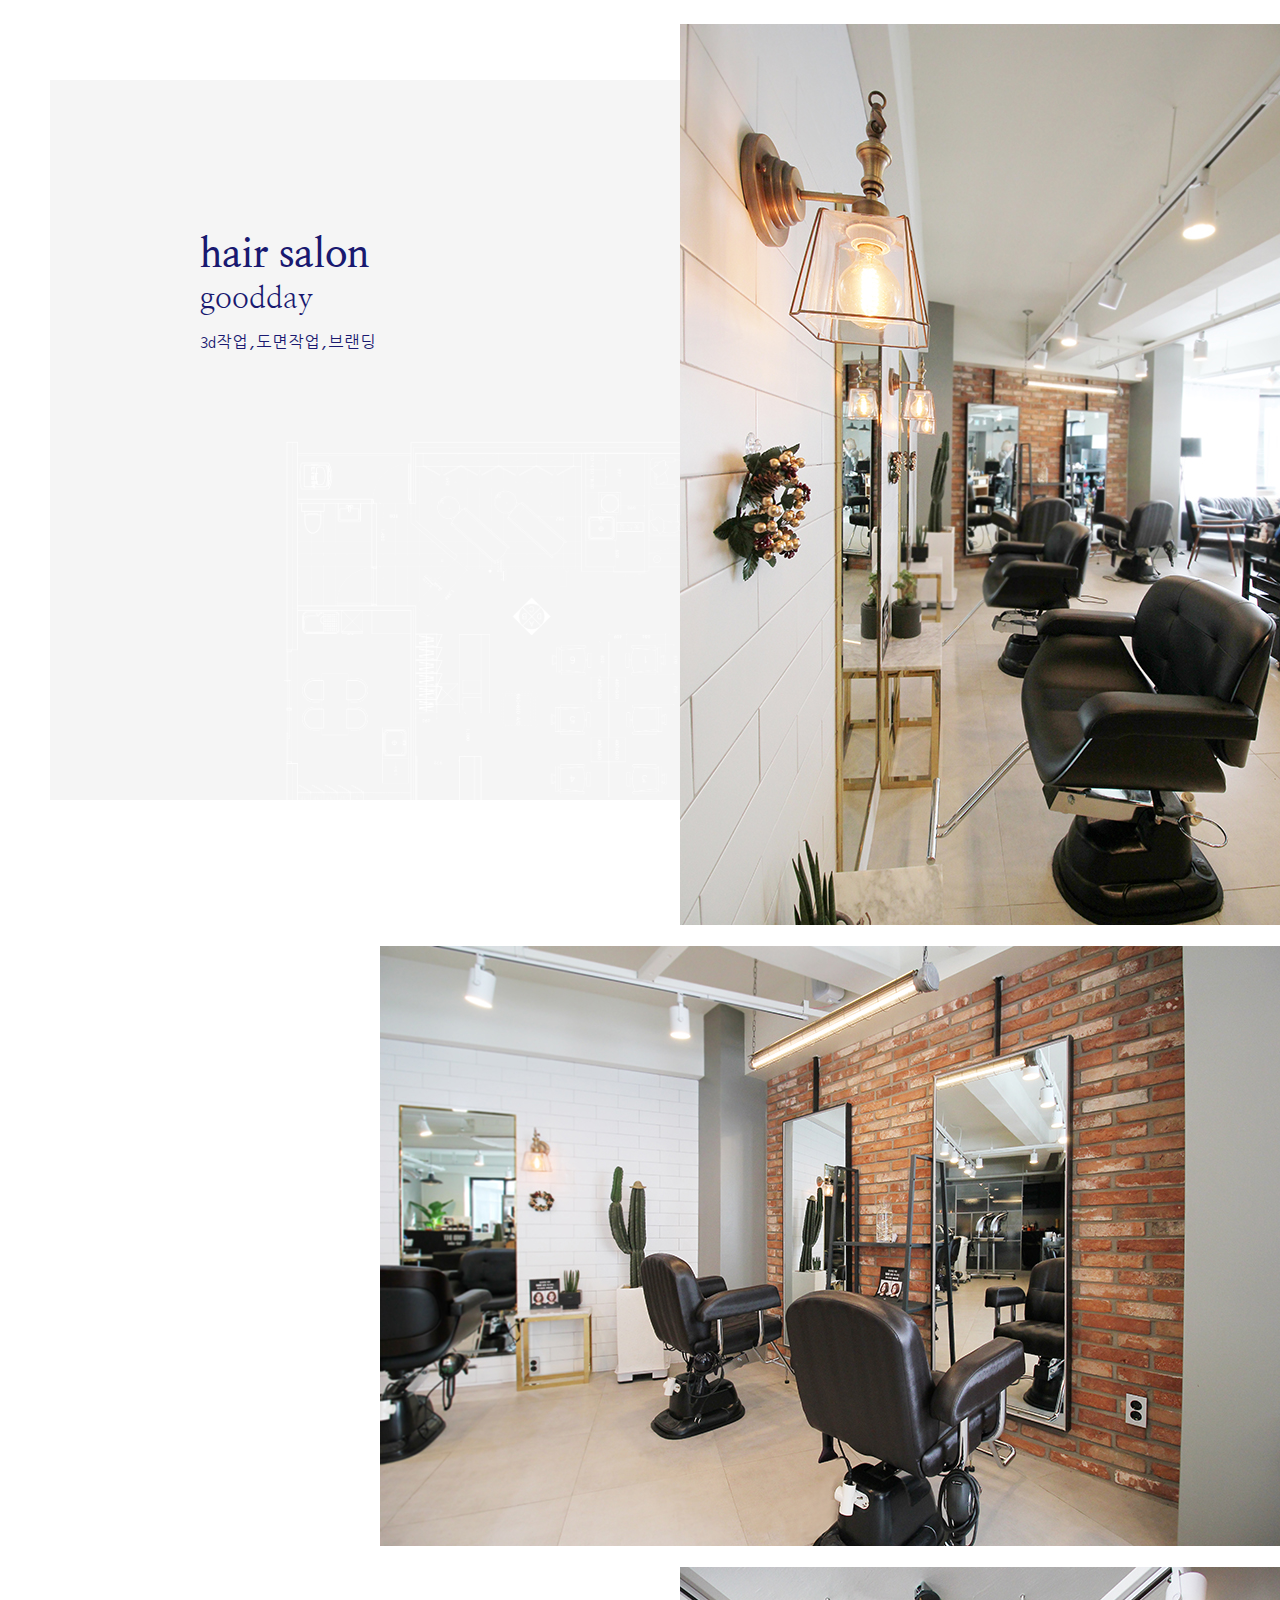
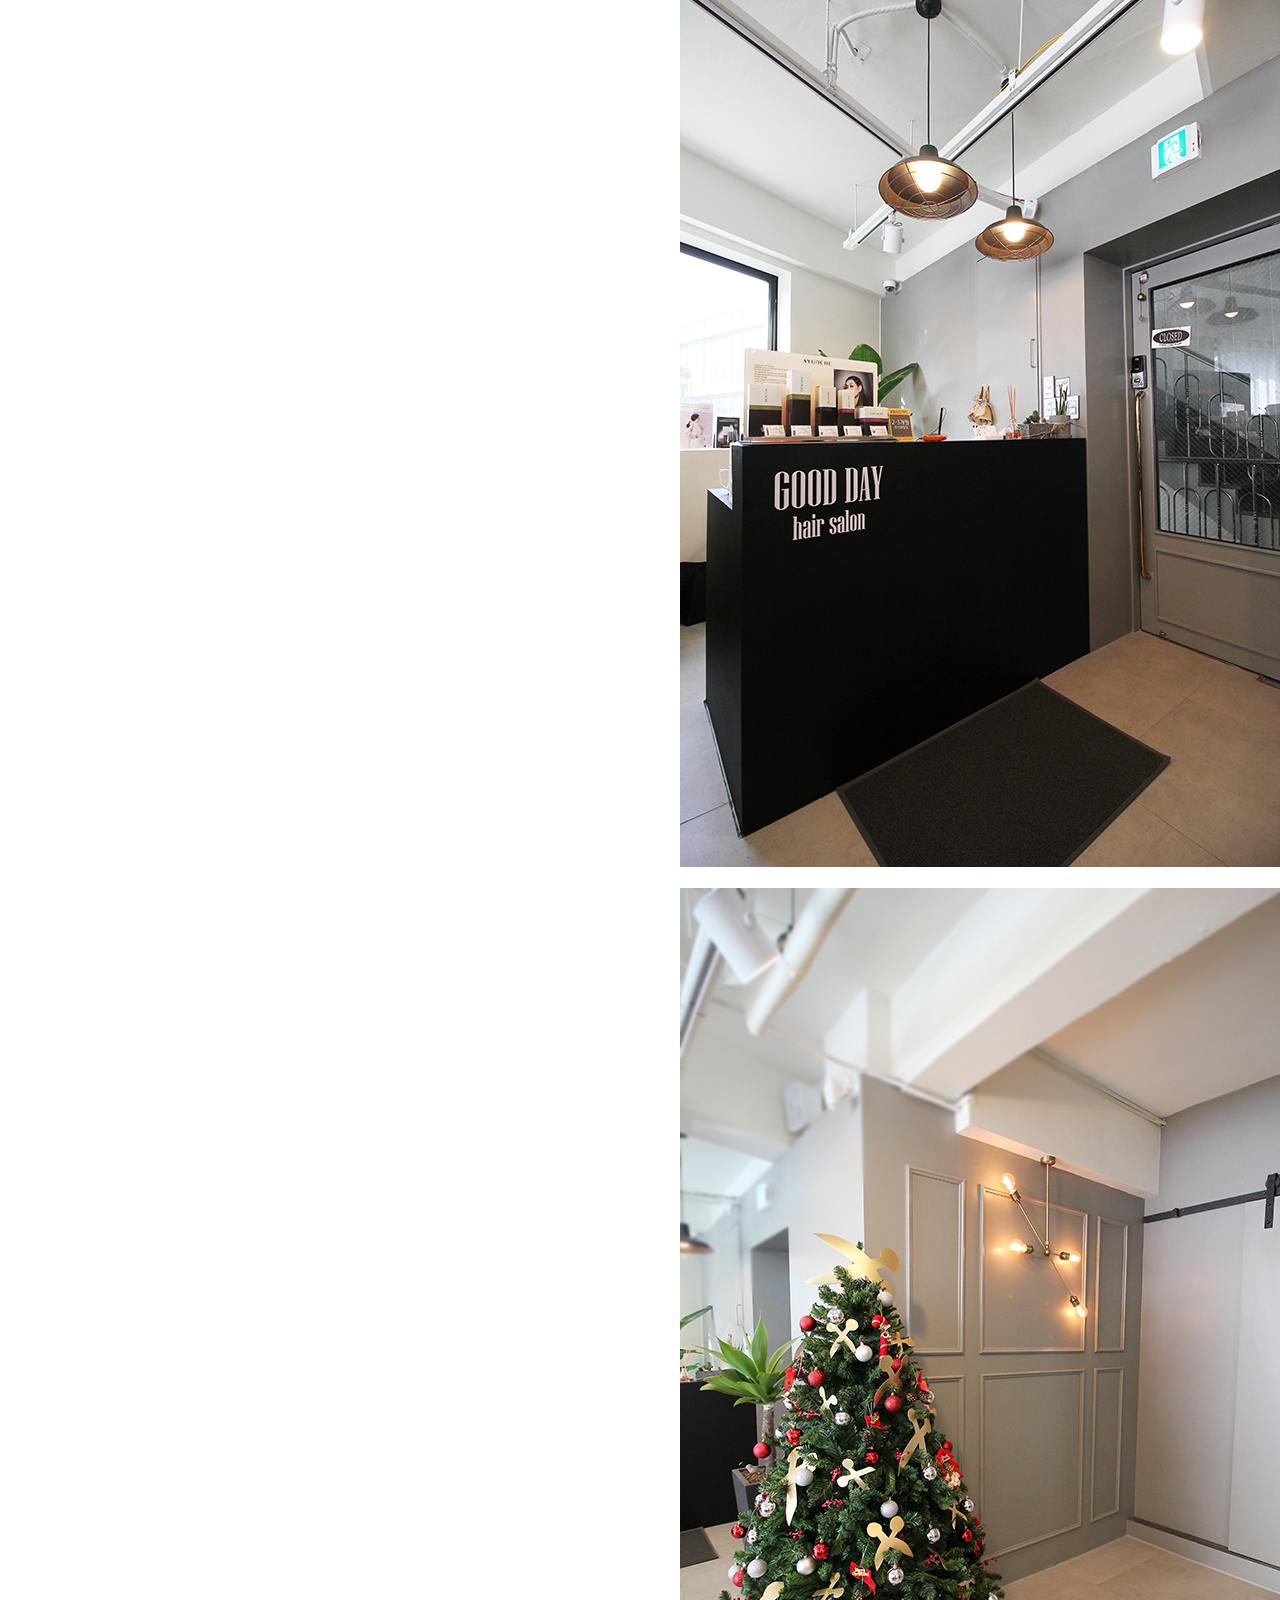
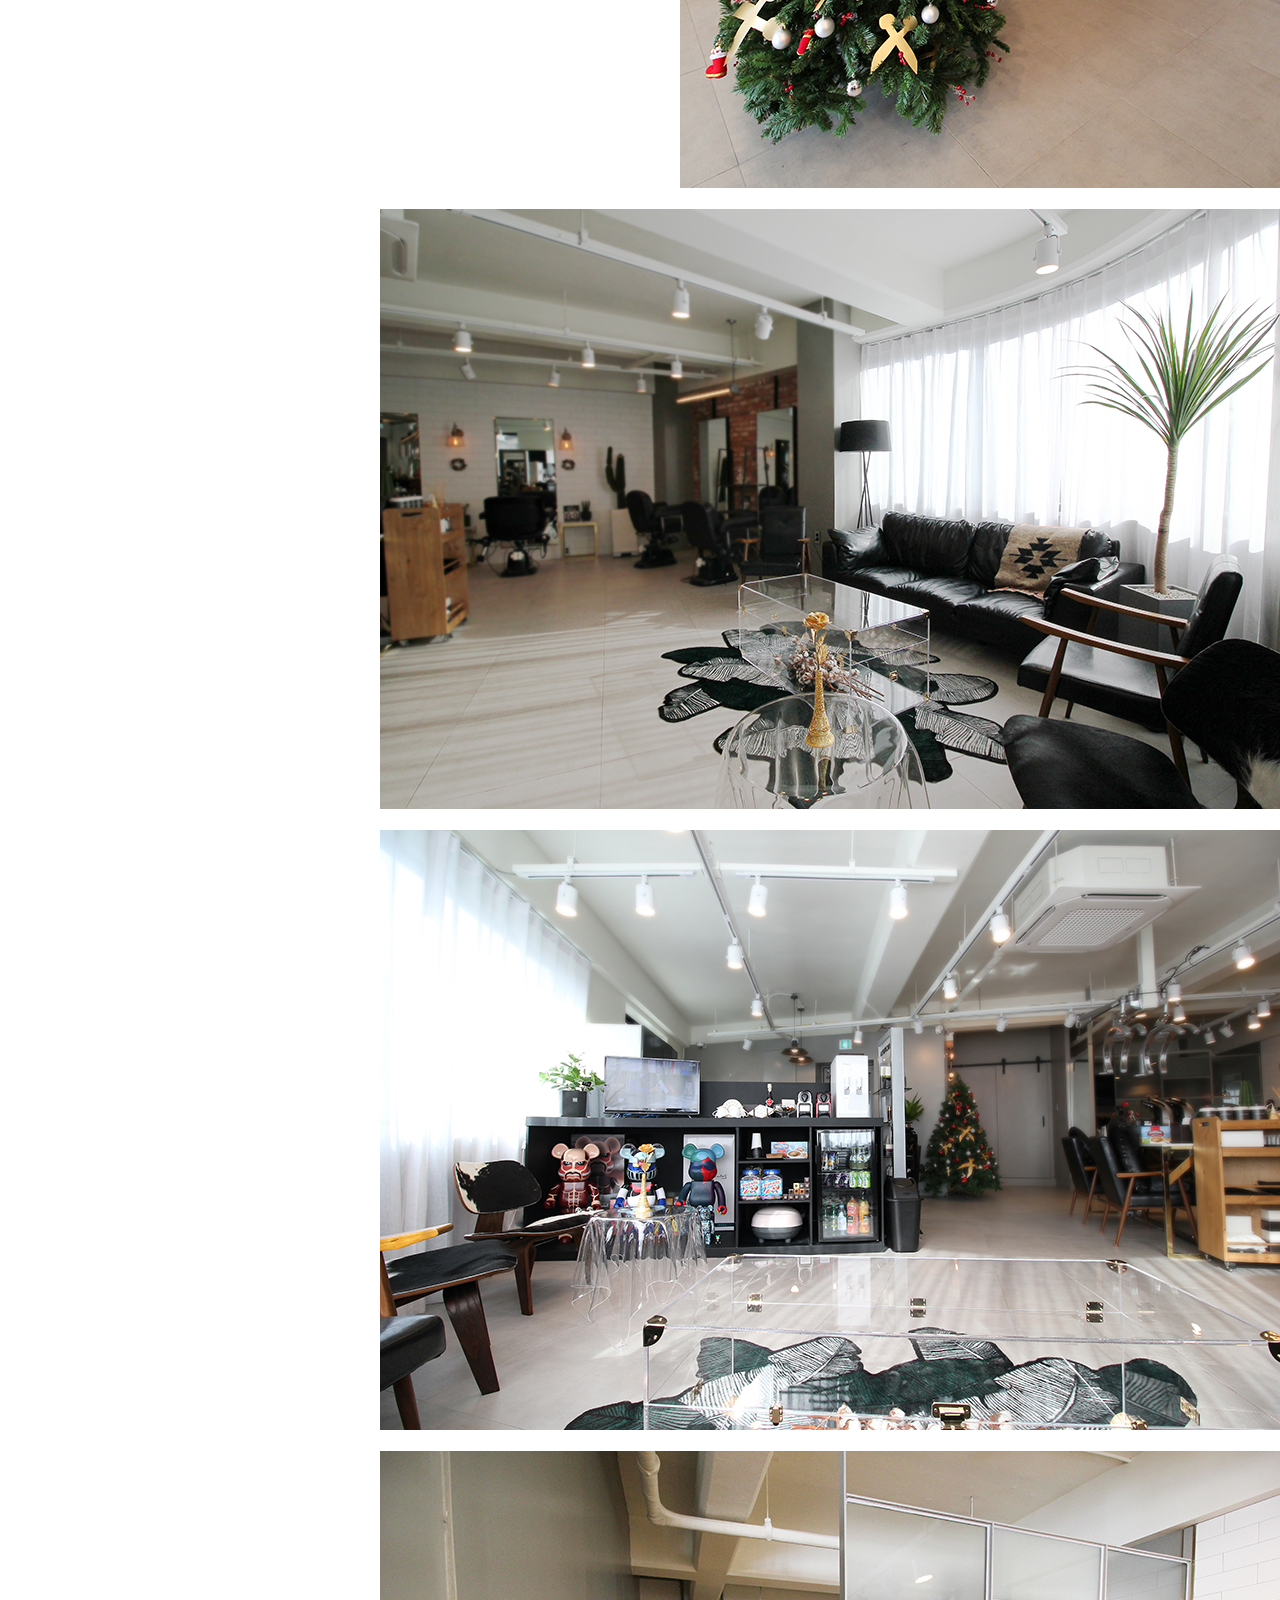
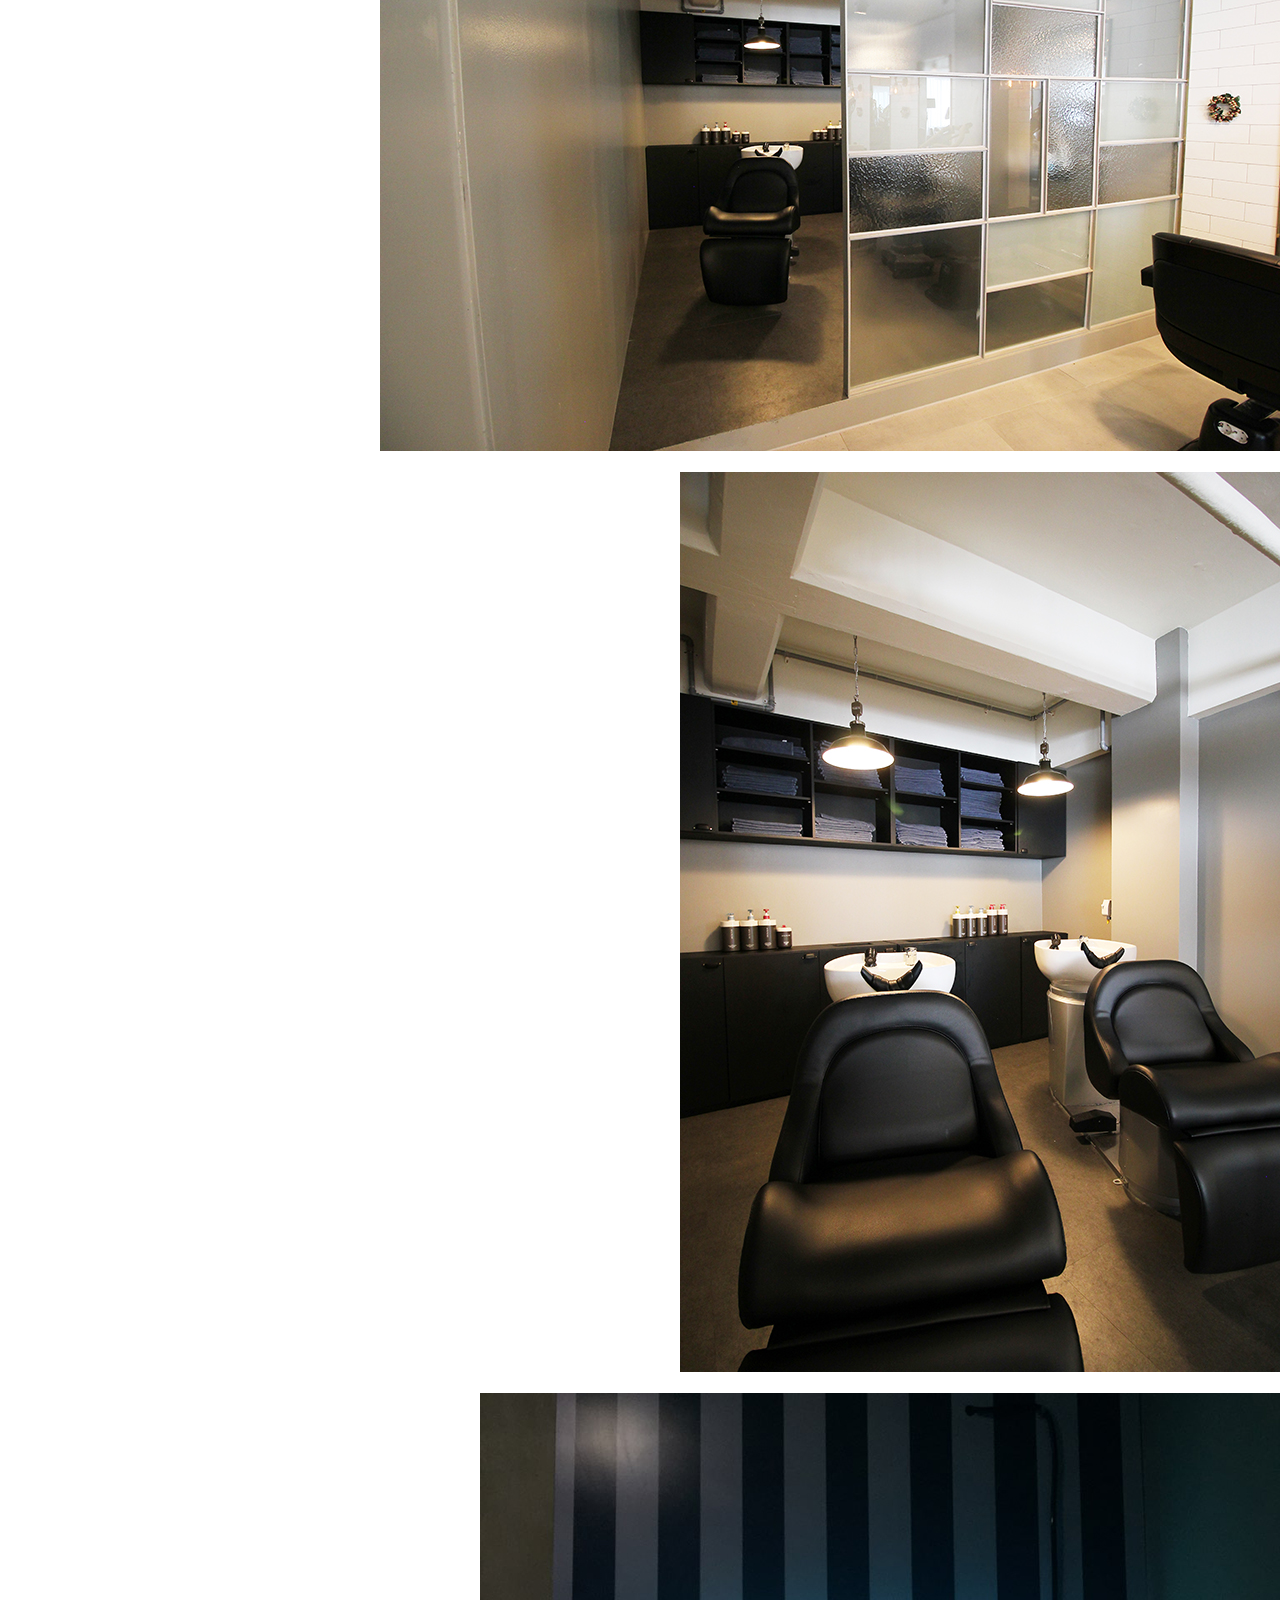
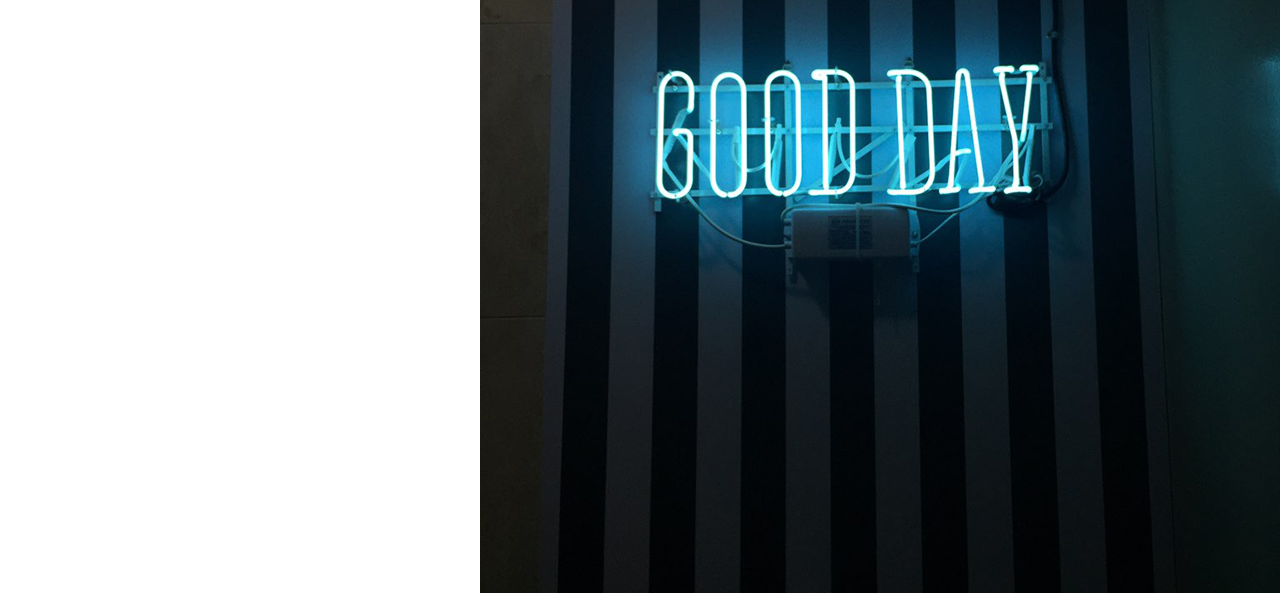
<file: hairsalon2.html>
<!DOCTYPE html>
<html lang="en">

<head>
    <meta charset="UTF-8">
    <title>park koeun/portfolio_hairsalon2</title>
    <link href="https://fonts.googleapis.com/css?family=Nanum+Gothic+Coding|Nanum+Myeongjo&display=swap" rel="stylesheet">
    <link rel="stylesheet" href="css/studio.css">
</head>

<body>
    <aside>
        <h2 class="title">
            hair salon
        </h2>
        <p class="subtitle">
            goodday
        </p>
        <p class="work">3d작업,도면작업,브랜딩</p>
        <p class="cad"><img src="img/hair_cad.png" alt=""></p>
    </aside>
    <div class="right">
         <p><img src="img/hairsalon2_2.jpg" alt=""></p>
        <p><img src="img/hairsalon2_1.jpg" alt=""></p>
      
        <p><img src="img/hairsalon2_3.jpg" alt=""></p>
        <p><img src="img/hairsalon2_4.jpg" alt=""></p>
        <p><img src="img/hairsalon2_5.jpg" alt=""></p>
        <p><img src="img/hairsalon2_6.jpg" alt=""></p>
        <p><img src="img/hairsalon2_7.jpg" alt=""></p>
        <p><img src="img/hairsalon2_8.jpg" alt=""></p>
        <p><img src="img/hairsalon2_9.jpg" alt=""></p>


    </div>
</body>

</html>
</file>
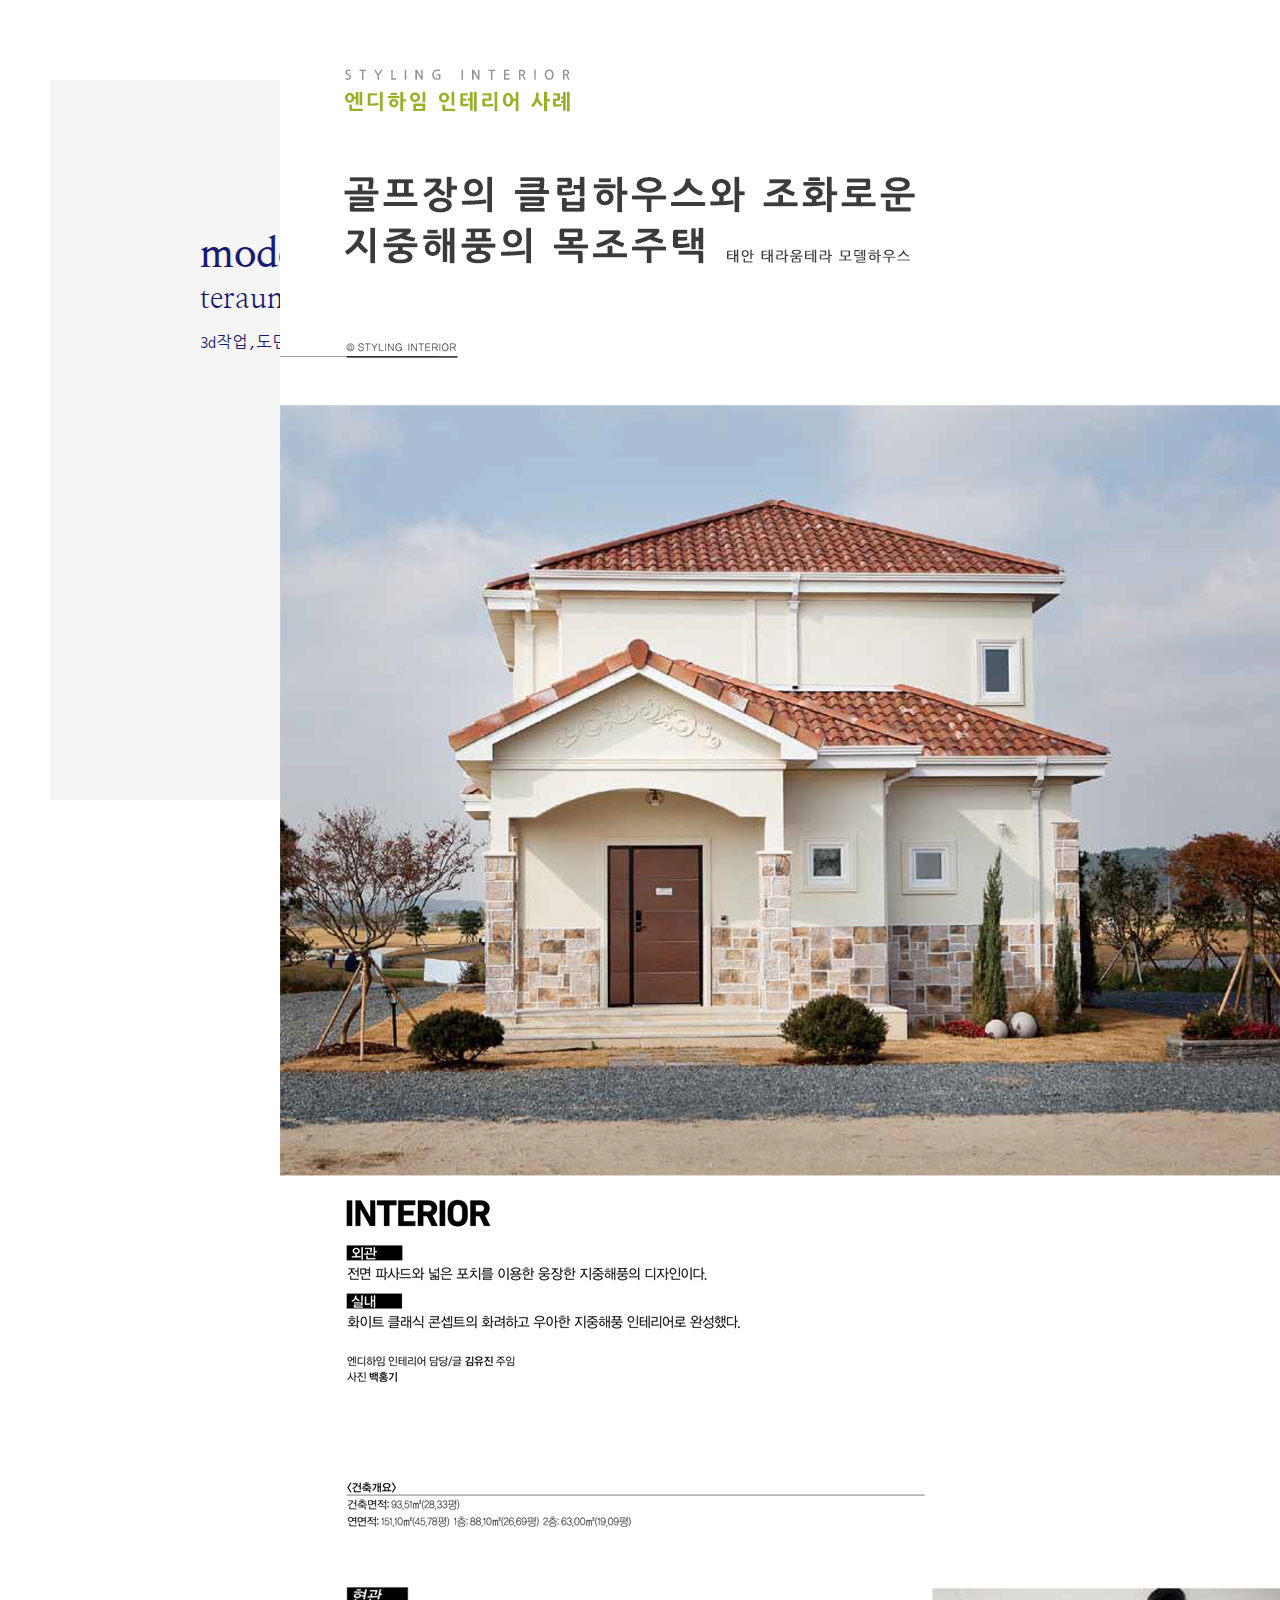
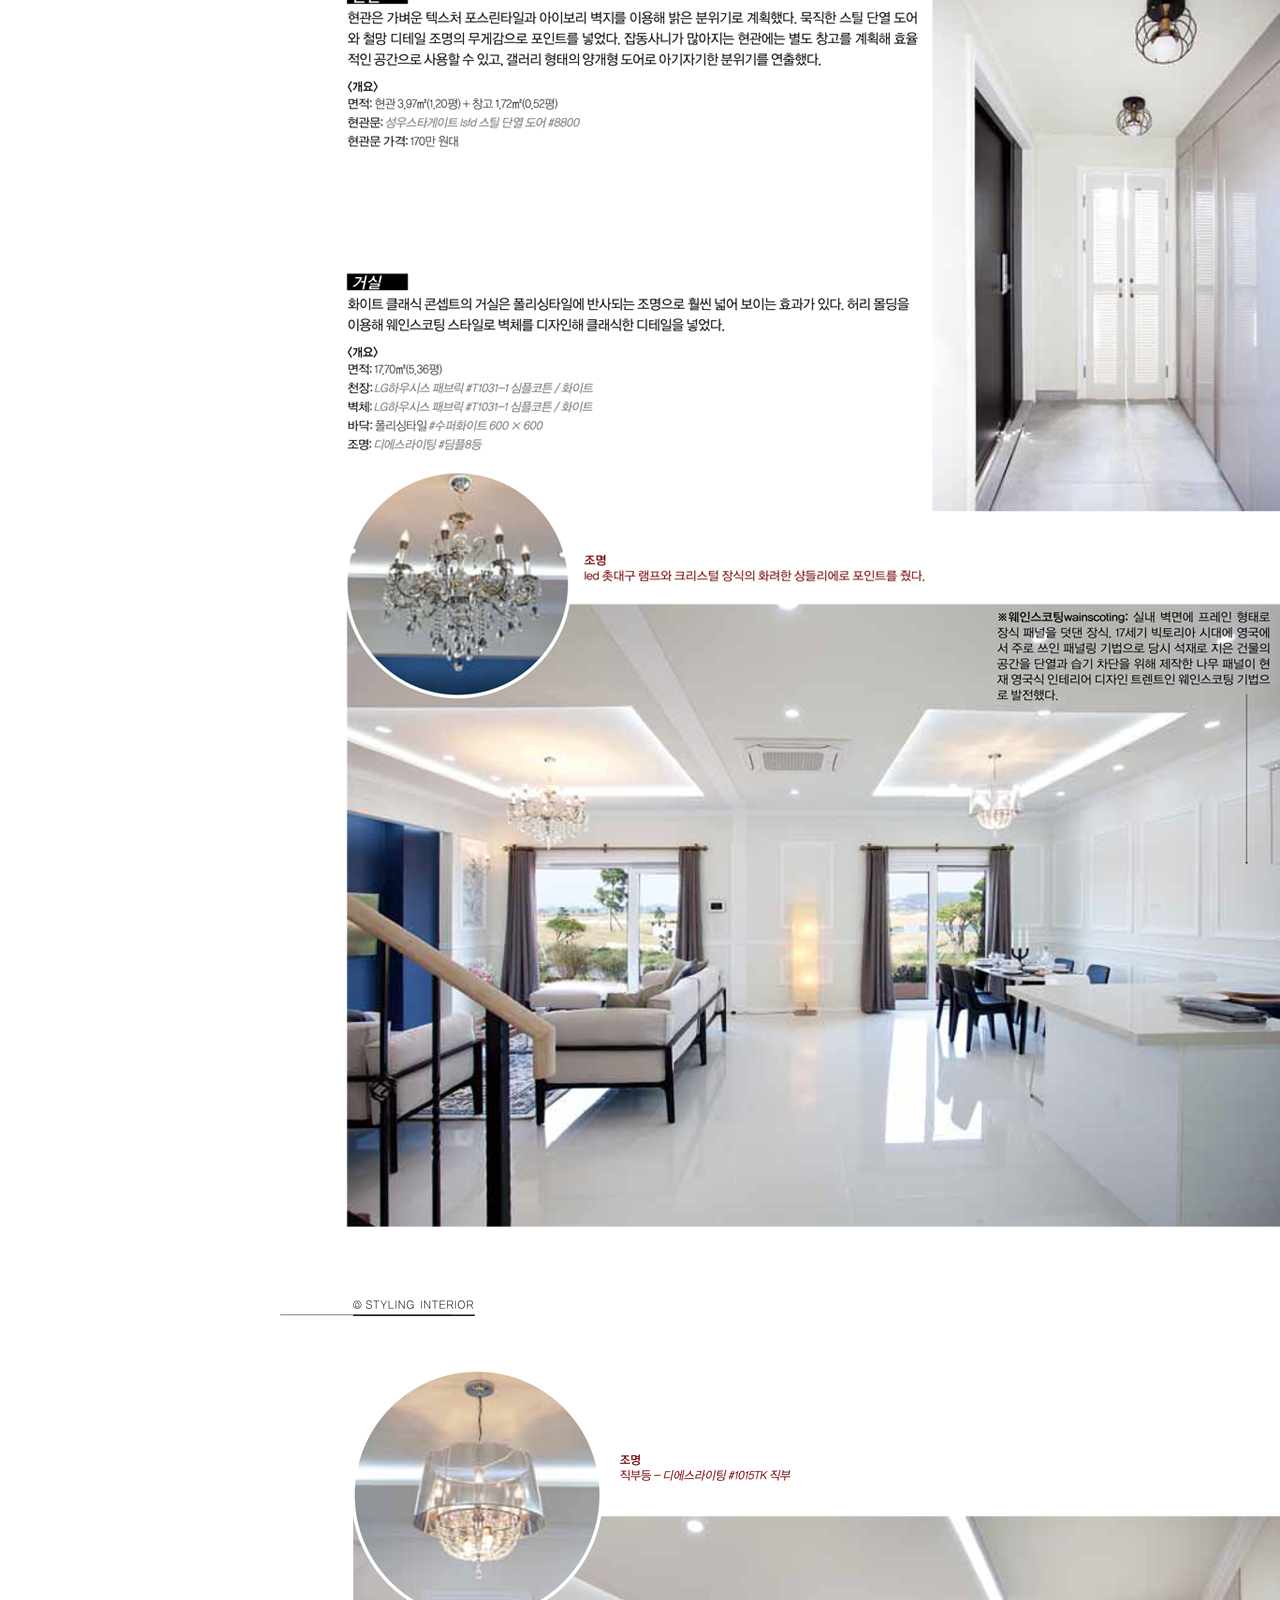
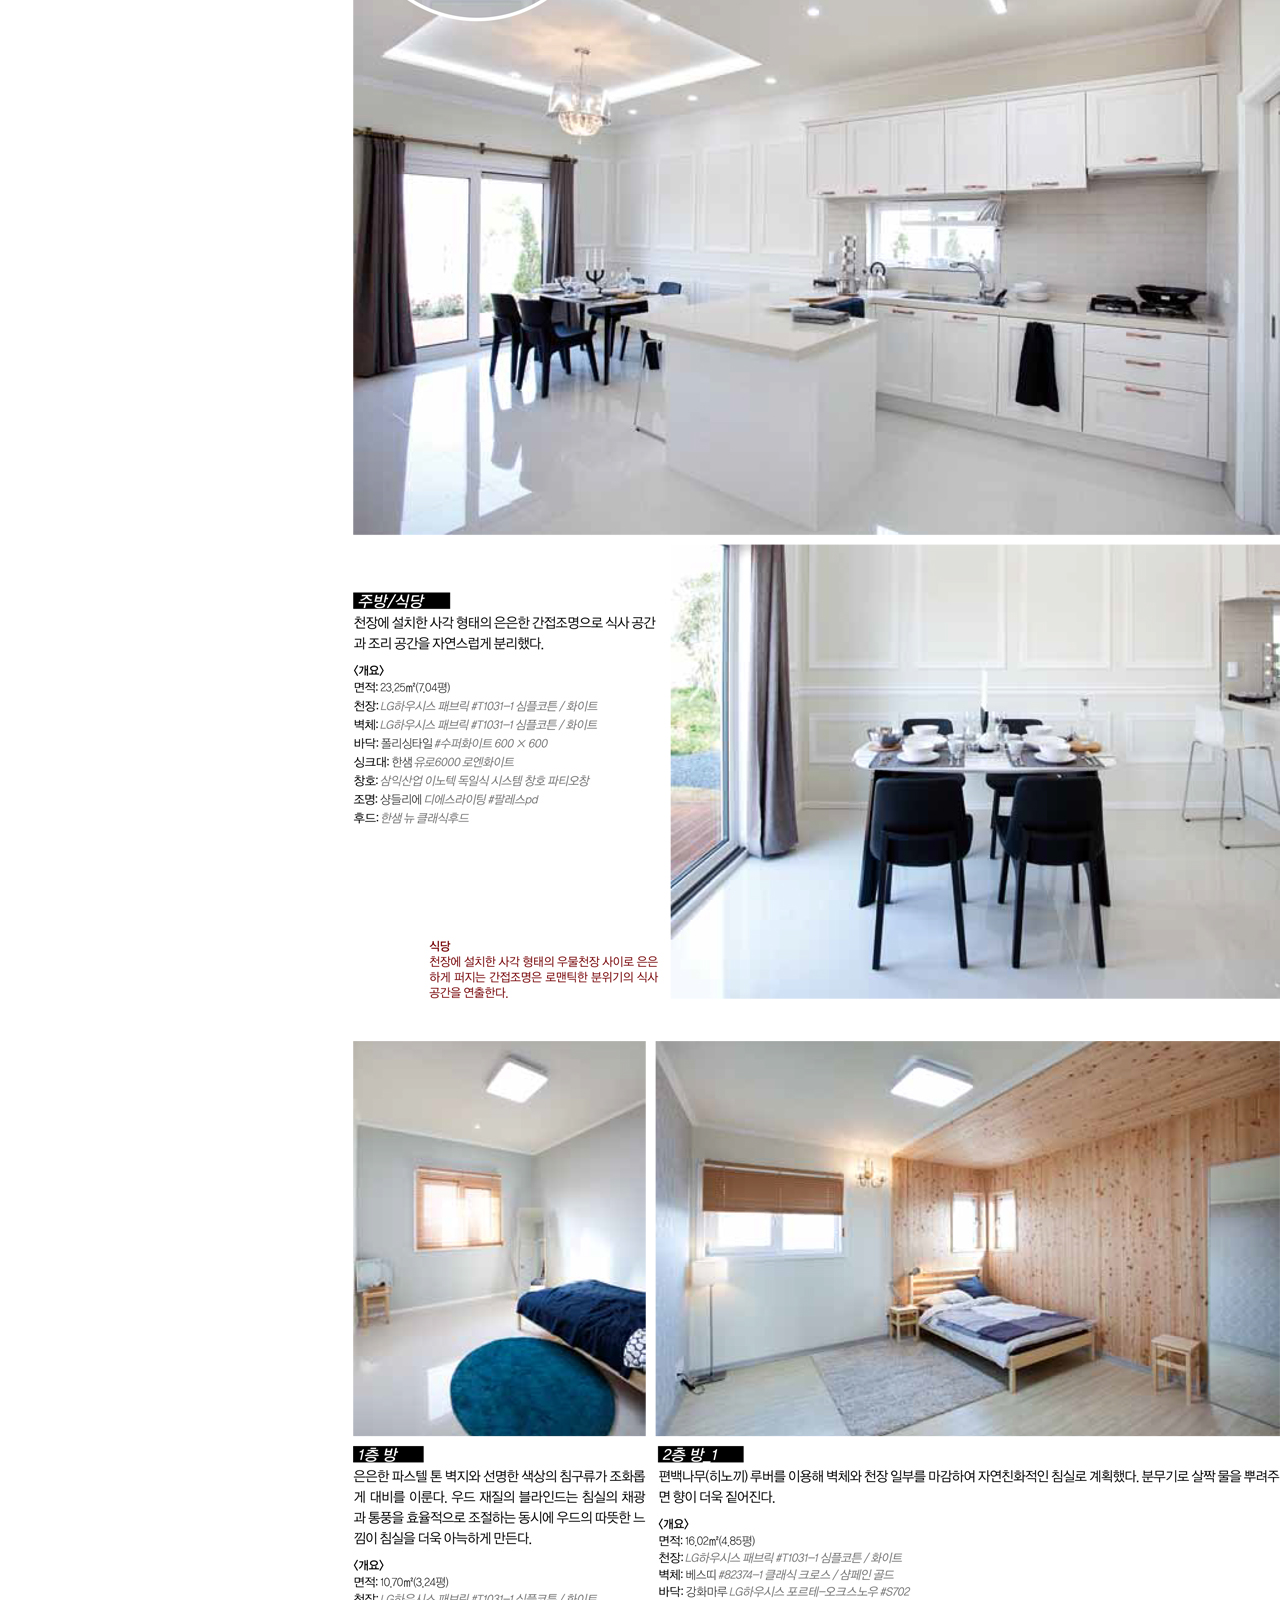
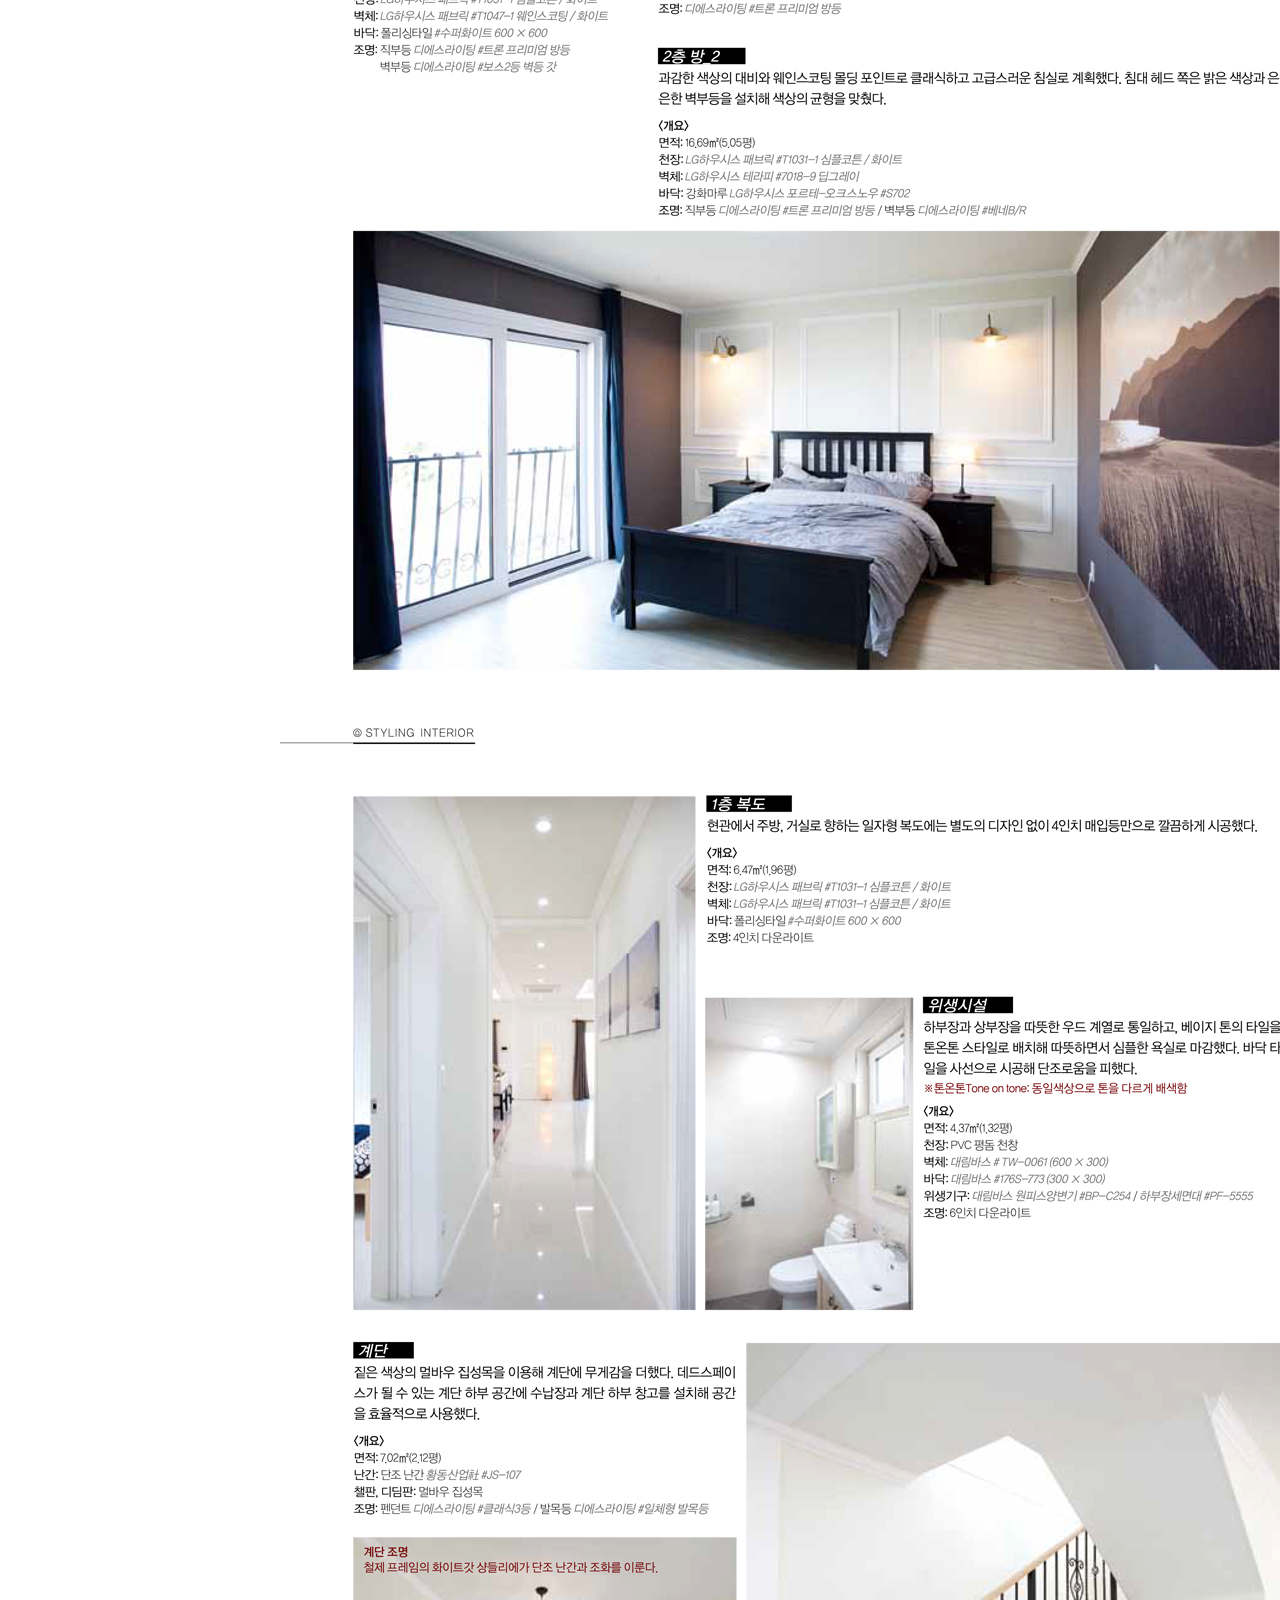
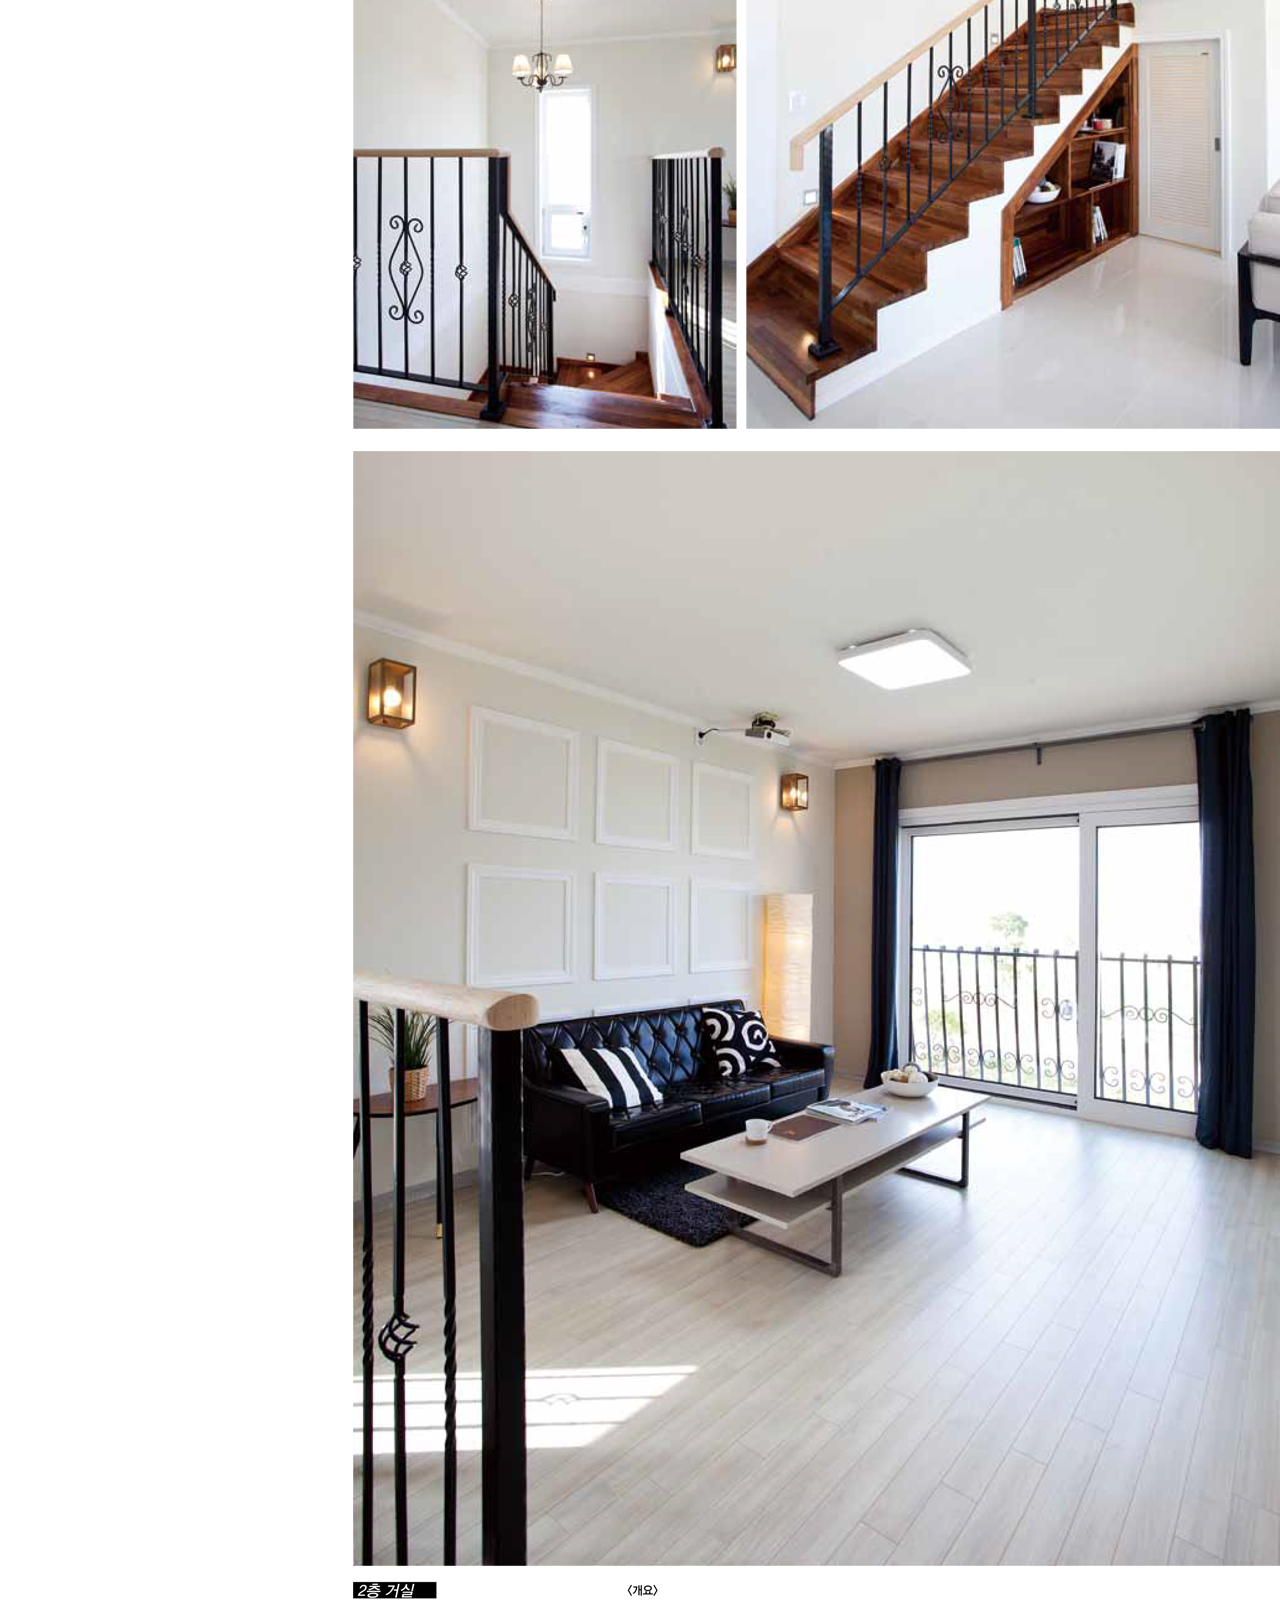
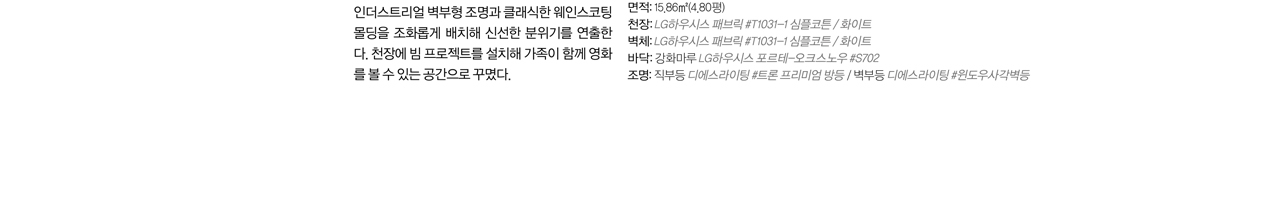
<file: modelhouse.html>
<!DOCTYPE html>
<html lang="en">

<head>
    <meta charset="UTF-8">
    <title>park koeun/portfolio_office</title>
    <link href="https://fonts.googleapis.com/css?family=Nanum+Gothic+Coding|Nanum+Myeongjo&display=swap" rel="stylesheet">
    <link rel="stylesheet" href="css/studio.css">
</head>

<body>
    <aside>
        <h2 class="title">
            modelhouse
        </h2>
        <p class="subtitle">
            teraumterra
        </p>
        <p class="work">3d작업,도면작업,현장감독,자재발주</p>
        <p class="cad"><img src="img/hair_cad.png" alt=""></p>
    </aside>
    <div class="right">
        <p><img src="img/model.jpg" alt=""></p>



    </div>
</body>

</html>
</file>
<file: css/studio.css>
body{
    font-family: 'Nanum Myeongjo', serif;
    color:midnightblue
}
aside{
    position: fixed;
    width:80%;
    height: 80vh;
    top: 80px;
    left: 50px;
background-color:whitesmoke;
    padding: 150px;
    box-sizing: border-box;
}
.title{
    font-size: 40px;
    margin: 0;
    z-index: 9999
   
}
.subtitle{
    font-size: 30px;
    margin: 0;
}
.work{
     font-family: 'Nanum Gothic Coding', monospace;
}
.cad{
    width: 100%;
    float: left;


}
.cad>img{
    width: 100%;
}
.right{
    position: absolute;
    right: 0;
text-align: right;
   
}
@media screen and (max-width:1200px){
    aside{
        position: absolute;
        z-index: 999;
        height: 500px;
        opacity: 0.9;
        padding: 80px;
        background: none;
    }
}
</file>
